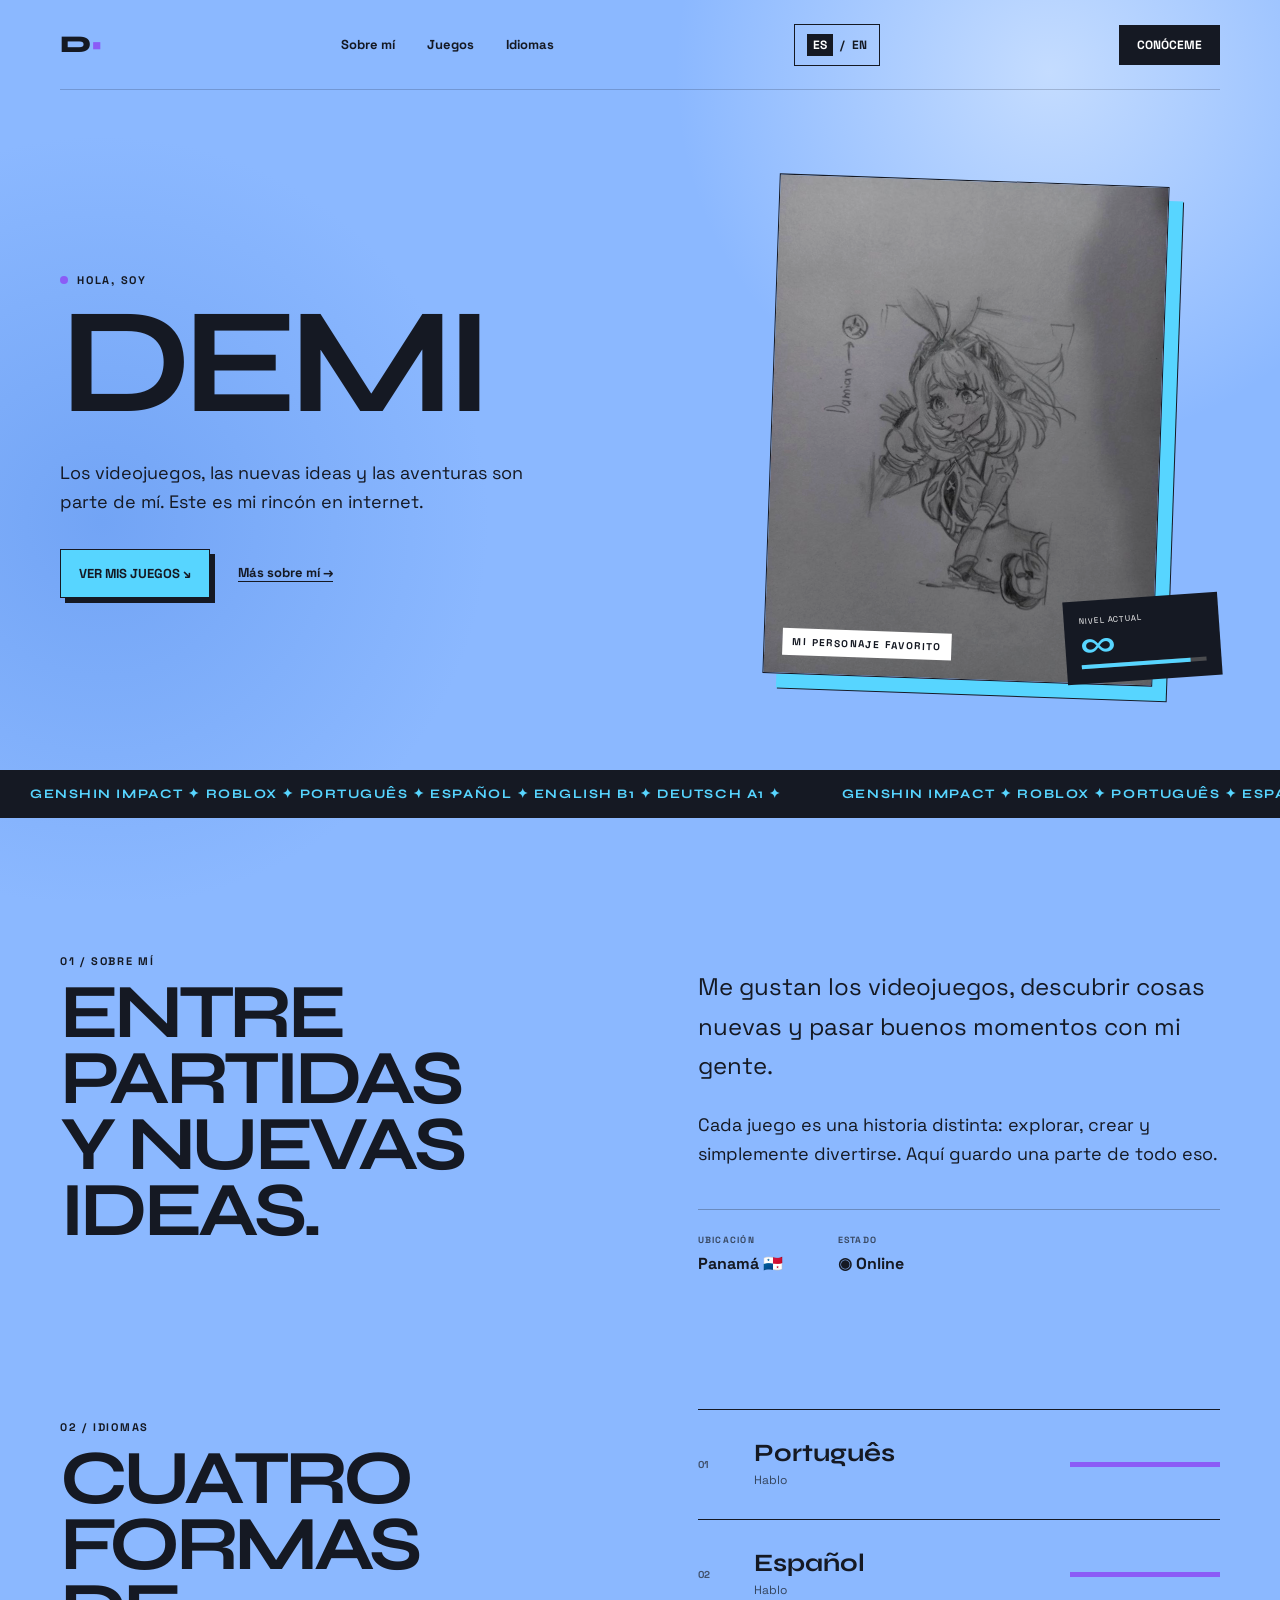
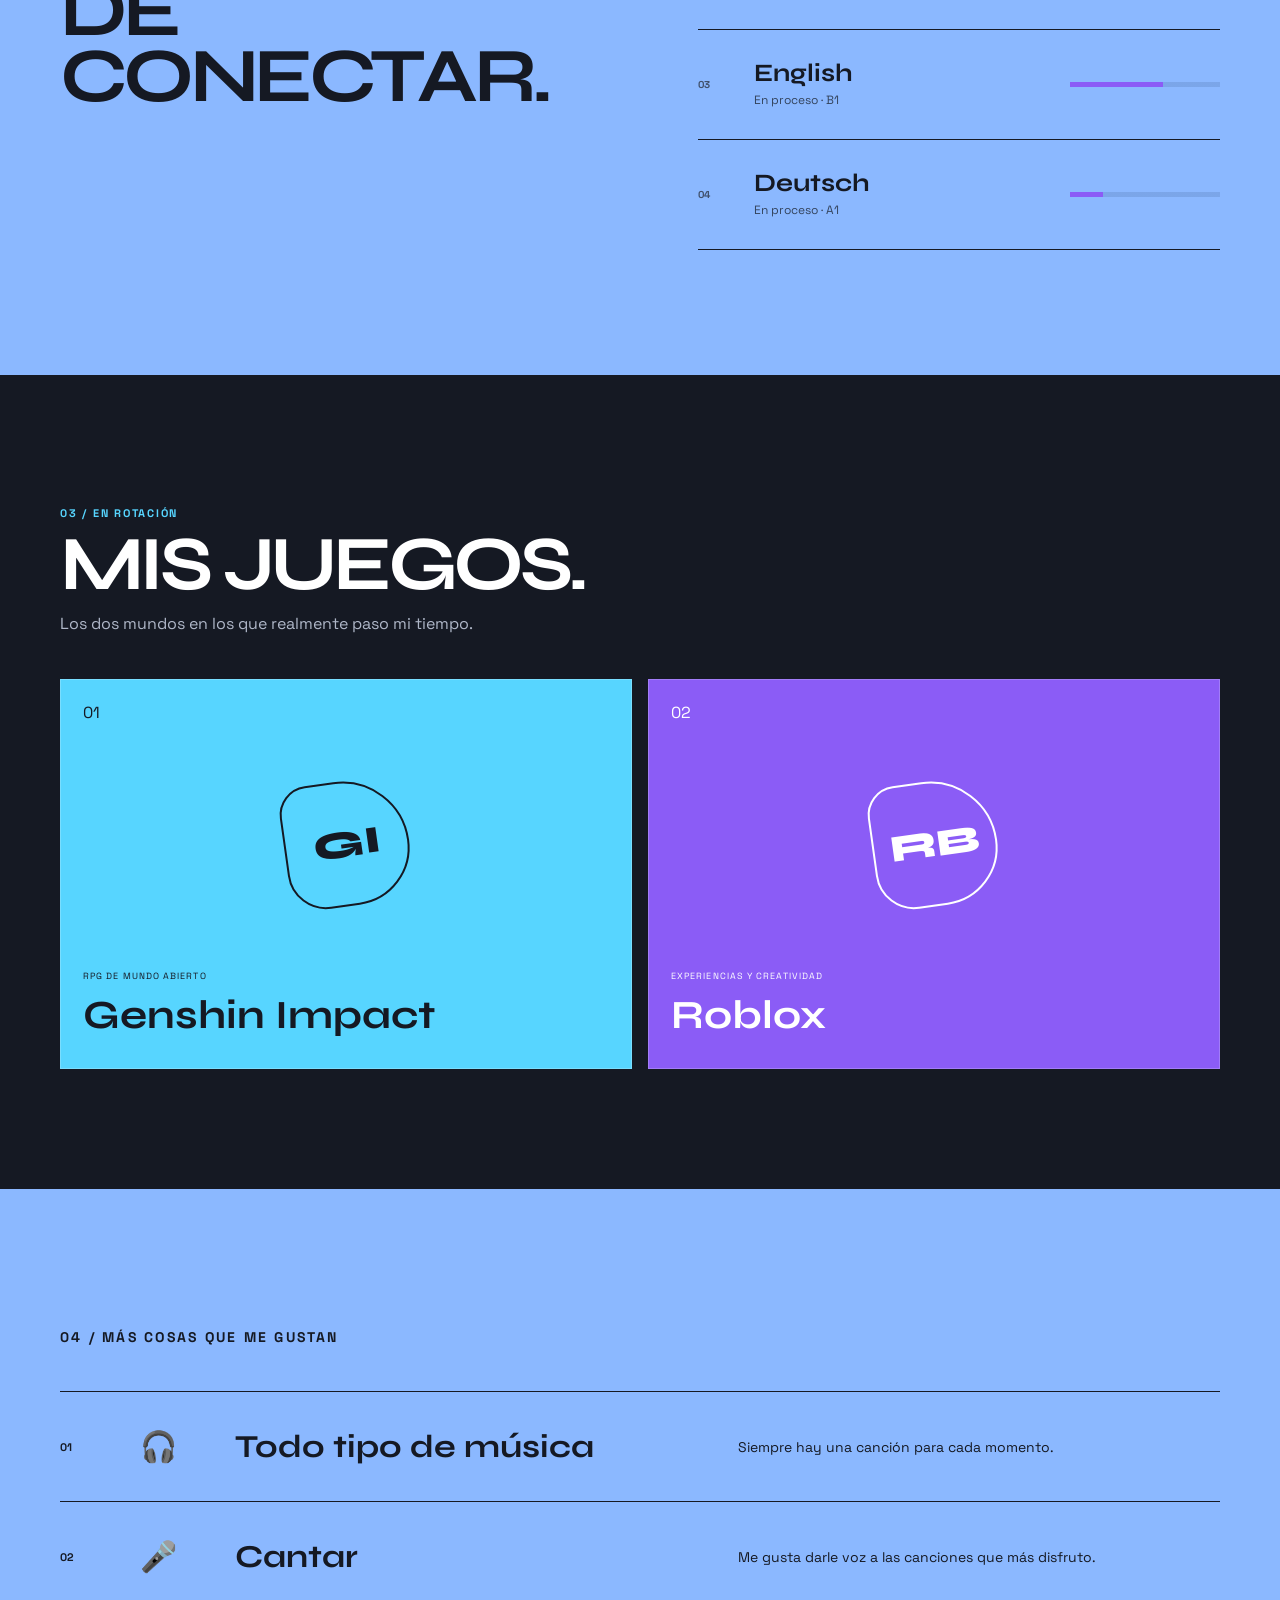
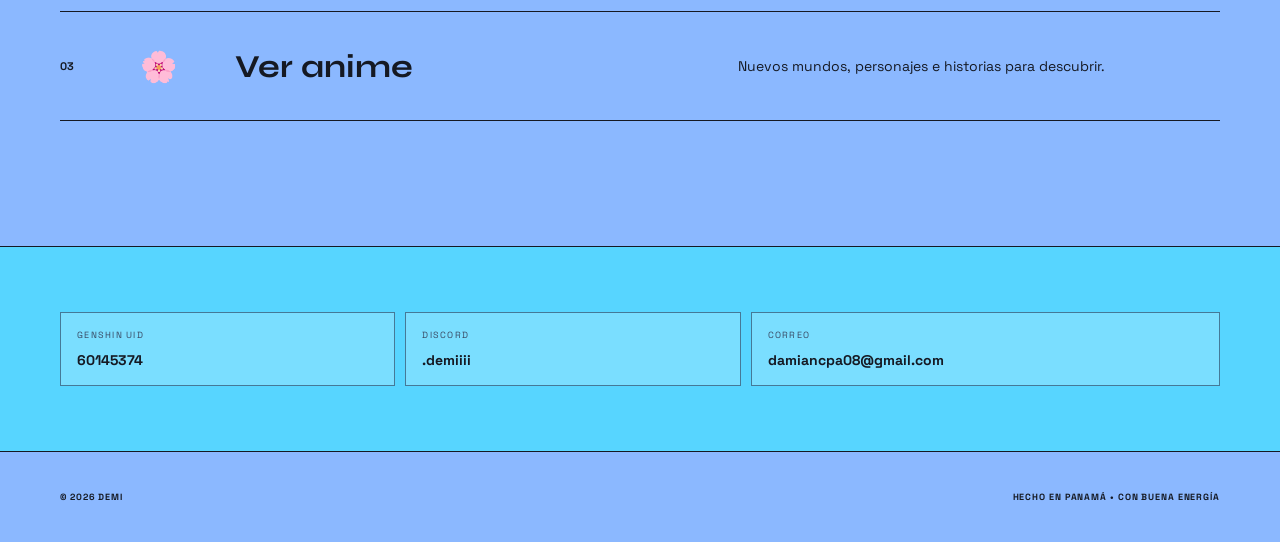
<file: index.html>
<!doctype html>
<html lang="es">
<head>
  <meta charset="utf-8">
  <meta name="viewport" content="width=device-width,initial-scale=1">
  <meta name="description" content="La biografía personal de Demi: juegos, idiomas, anime y música.">
  <title>Demi's Bio</title>
  <link rel="preconnect" href="https://fonts.googleapis.com">
  <link rel="preconnect" href="https://fonts.gstatic.com" crossorigin>
  <link href="https://fonts.googleapis.com/css2?family=Space+Grotesk:wght@400;600;700&family=Syne:wght@700;800&display=swap" rel="stylesheet">
  <link rel="stylesheet" href="style.css">
  <style>.language-switch{display:flex;align-items:center;gap:7px;padding:9px 12px;border:1px solid #151923;font-size:12px;font-weight:700}.language-switch strong{color:#fff;background:#151923;padding:3px 6px}.language-switch a:hover{text-decoration:underline}@media(max-width:760px){.language-switch{margin-left:auto;margin-right:10px}}</style>
</head>
<body>
  <nav class="nav shell">
    <a class="logo" href="#inicio">D<span>•</span></a>
    <div class="navlinks"><a href="#sobre-mi">Sobre mí</a><a href="#juegos">Juegos</a><a href="#idiomas">Idiomas</a></div>
    <div class="language-switch" aria-label="Cambiar idioma"><strong>ES</strong><span>/</span><a href="en.html">EN</a></div>
    <a class="navcta" href="#gustos">Conóceme</a>
  </nav>

  <main>
    <section class="hero shell" id="inicio">
      <div>
        <p class="eyebrow"><i></i> HOLA, SOY</p>
        <h1>DEMI</h1>
        <p class="intro">Los videojuegos, las nuevas ideas y las aventuras son parte de mí. Este es mi rincón en internet.</p>
        <div class="actions"><a class="button" href="#juegos">Ver mis juegos ↘</a><a class="under" href="#sobre-mi">Más sobre mí →</a></div>
      </div>
      <div class="art">
        <a class="portrait" href="demi-persona.jpg" target="_blank" rel="noreferrer" aria-label="Abrir la foto de mi personaje favorito"><img src="demi-persona.jpg" alt="Dibujo a lápiz elegido por Demi como su personaje"><span>MI PERSONAJE FAVORITO</span></a>
        <div class="level"><small>NIVEL ACTUAL</small><strong>∞</strong><div><i></i></div></div>
      </div>
    </section>

    <div class="ticker"><div><span>GENSHIN IMPACT ✦ ROBLOX ✦ PORTUGUÊS ✦ ESPAÑOL ✦ ENGLISH B1 ✦ DEUTSCH A1 ✦</span><span>GENSHIN IMPACT ✦ ROBLOX ✦ PORTUGUÊS ✦ ESPAÑOL ✦ ENGLISH B1 ✦ DEUTSCH A1 ✦</span></div></div>

    <section class="about shell" id="sobre-mi">
      <div><p class="tag">01 / SOBRE MÍ</p><h2>ENTRE PARTIDAS<br>Y NUEVAS IDEAS.</h2></div>
      <div class="copy">
        <p>Me gustan los videojuegos, descubrir cosas nuevas y pasar buenos momentos con mi gente.</p>
        <p>Cada juego es una historia distinta: explorar, crear y simplemente divertirse. Aquí guardo una parte de todo eso.</p>
        <div class="facts"><span><small>UBICACIÓN</small>Panamá 🇵🇦</span><span><small>ESTADO</small>◉ Online</span></div>
      </div>
    </section>

    <section class="languages shell" id="idiomas">
      <div><p class="tag">02 / IDIOMAS</p><h2>CUATRO FORMAS<br>DE CONECTAR.</h2></div>
      <div class="language-list">
        <article><b>01</b><div><h3>Português</h3><p>Hablo</p></div><i style="--level:100%"></i></article>
        <article><b>02</b><div><h3>Español</h3><p>Hablo</p></div><i style="--level:100%"></i></article>
        <article><b>03</b><div><h3>English</h3><p>En proceso · B1</p></div><i style="--level:62%"></i></article>
        <article><b>04</b><div><h3>Deutsch</h3><p>En proceso · A1</p></div><i style="--level:22%"></i></article>
      </div>
    </section>

    <section class="games" id="juegos">
      <div class="shell">
        <p class="tag light">03 / EN ROTACIÓN</p><h2>MIS JUEGOS.</h2>
        <p class="game-intro">Los dos mundos en los que realmente paso mi tiempo.</p>
        <div class="game-grid">
          <article class="game genshin"><span>01</span><b>GI</b><div><small>RPG DE MUNDO ABIERTO</small><h3>Genshin Impact</h3></div></article>
          <article class="game roblox"><span>02</span><b>RB</b><div><small>EXPERIENCIAS Y CREATIVIDAD</small><h3>Roblox</h3></div></article>
        </div>
      </div>
    </section>

    <section class="likes shell" id="gustos">
      <p class="tag">04 / MÁS COSAS QUE ME GUSTAN</p>
      <article><b>01</b><i>🎧</i><h3>Todo tipo de música</h3><p>Siempre hay una canción para cada momento.</p></article>
      <article><b>02</b><i>🎤</i><h3>Cantar</h3><p>Me gusta darle voz a las canciones que más disfruto.</p></article>
      <article><b>03</b><i>🌸</i><h3>Ver anime</h3><p>Nuevos mundos, personajes e historias para descubrir.</p></article>
    </section>

    <section class="closing"><div class="shell">
      <div class="contact">
        <a href="https://enka.network/u/60145374/" target="_blank" rel="noreferrer"><small>GENSHIN UID</small><strong>60145374</strong></a>
        <span><small>DISCORD</small><strong>.demiiii</strong></span>
        <a href="mailto:damiancpa08@gmail.com"><small>CORREO</small><strong>damiancpa08@gmail.com</strong></a>
      </div>
    </div></section>
  </main>
  <footer class="shell"><span>© 2026 DEMI</span><span>HECHO EN PANAMÁ • CON BUENA ENERGÍA</span></footer>
</body>
</html>
</file>
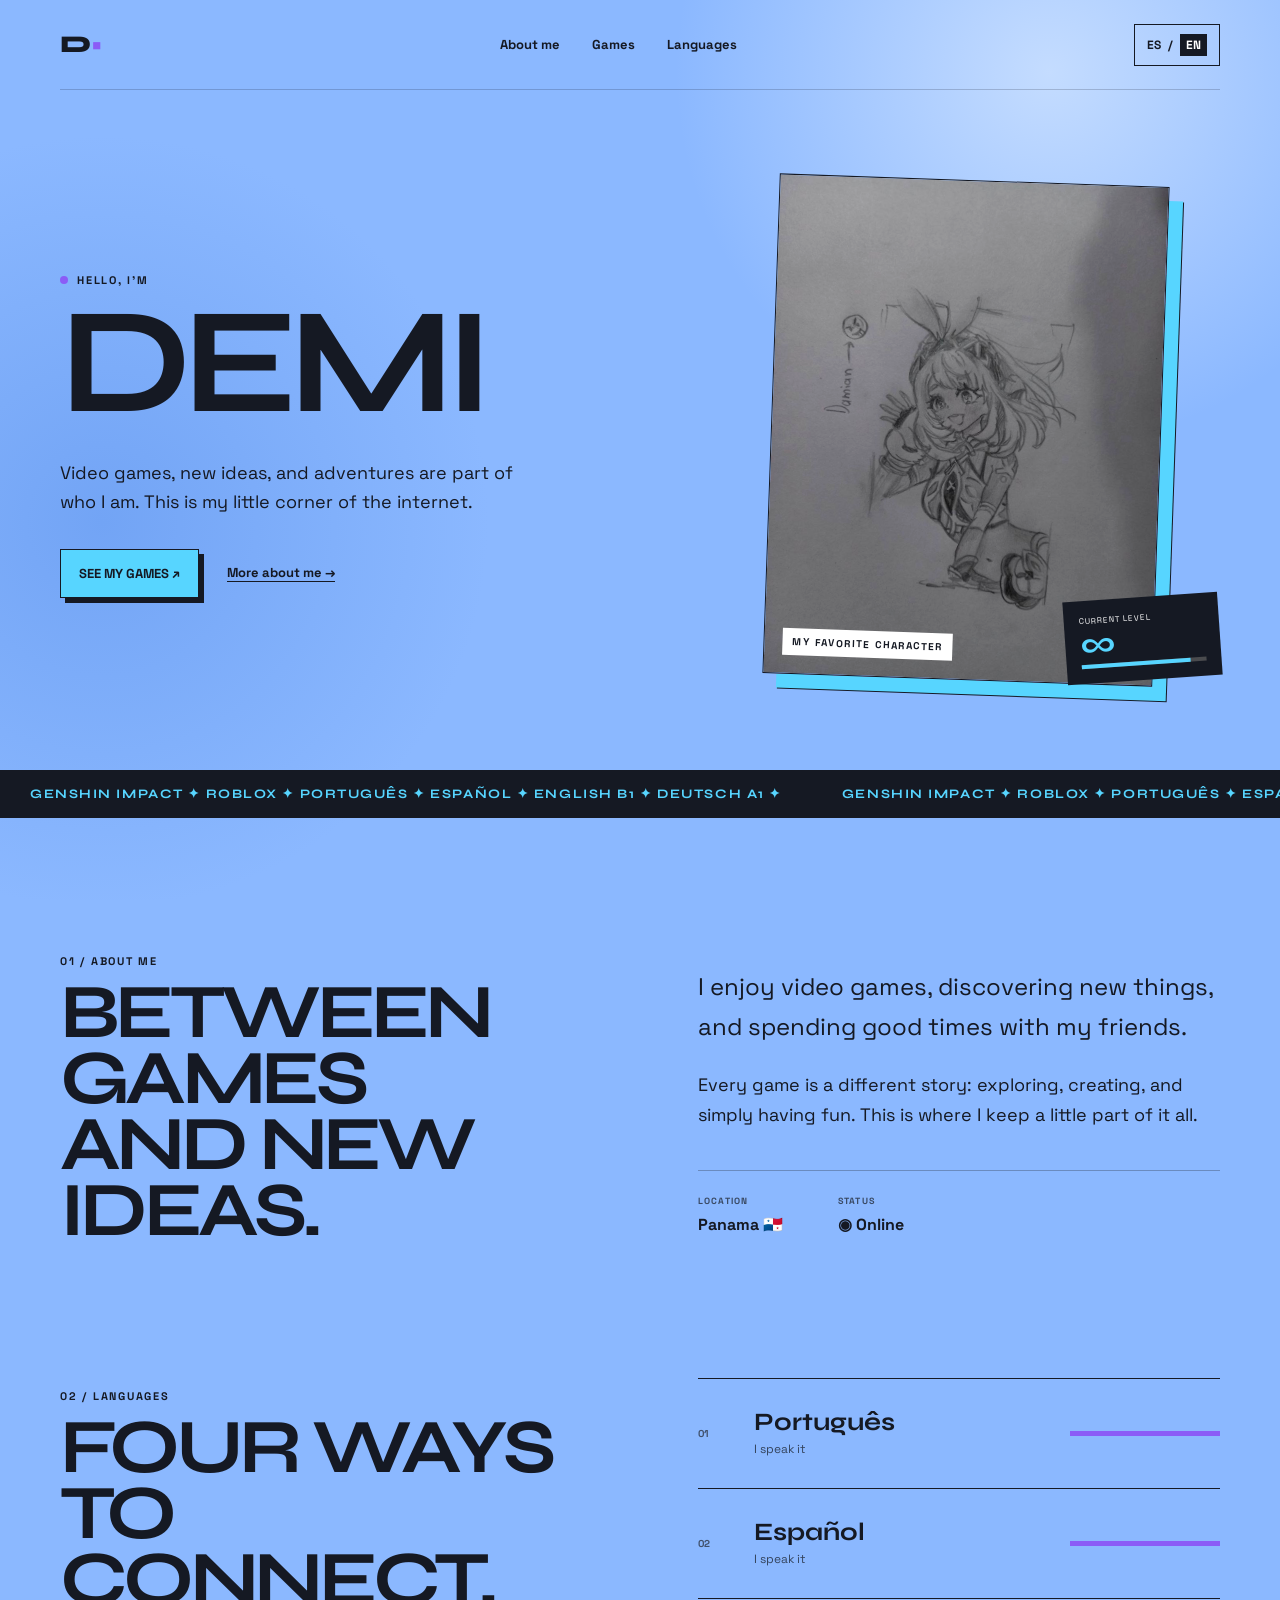
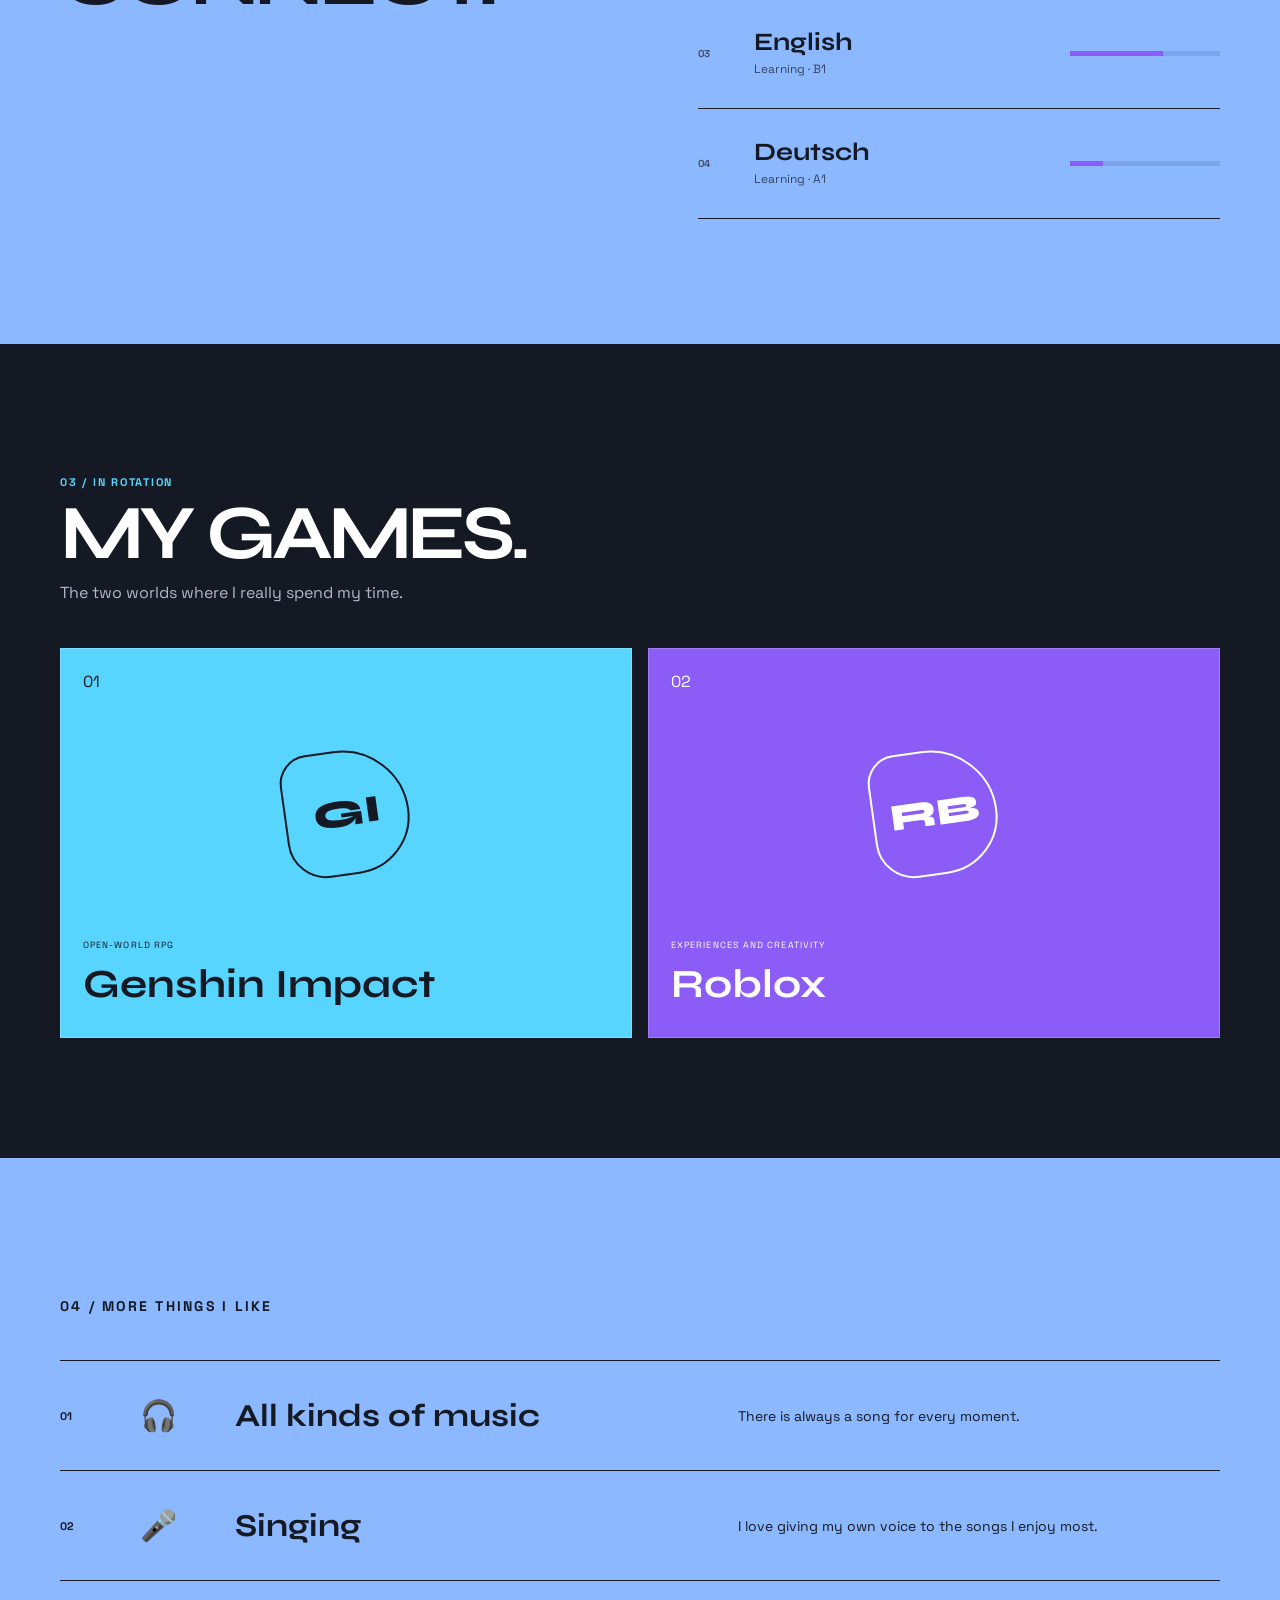
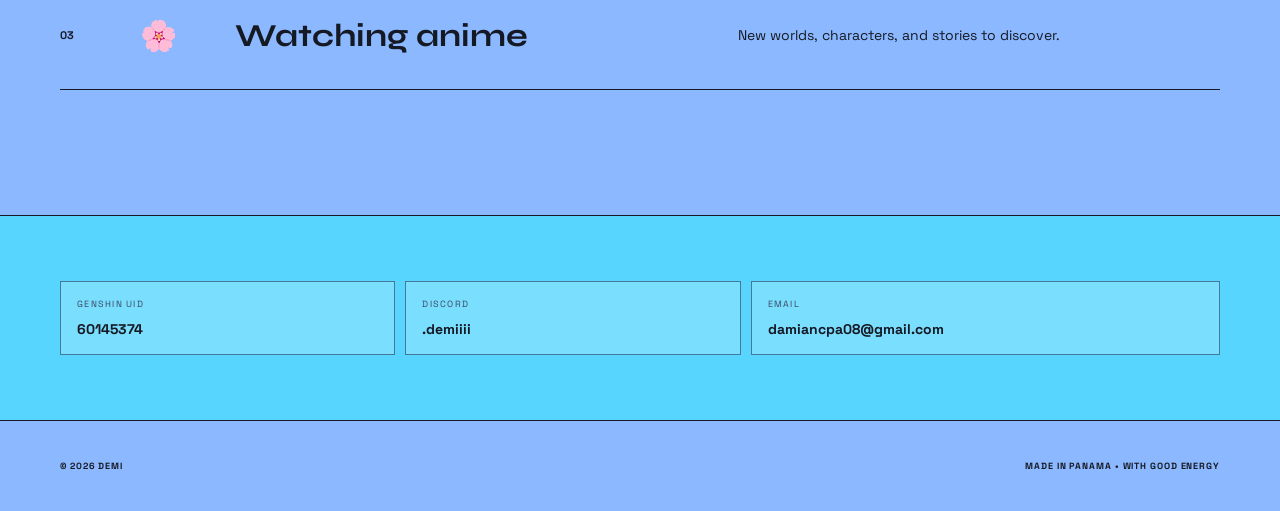
<file: en.html>
<!doctype html>
<html lang="en">
<head>
  <meta charset="utf-8">
  <meta name="viewport" content="width=device-width,initial-scale=1">
  <meta name="description" content="Demi's personal bio: games, languages, anime and music.">
  <title>Demi's Bio — English</title>
  <link rel="preconnect" href="https://fonts.googleapis.com">
  <link rel="preconnect" href="https://fonts.gstatic.com" crossorigin>
  <link href="https://fonts.googleapis.com/css2?family=Space+Grotesk:wght@400;600;700&family=Syne:wght@700;800&display=swap" rel="stylesheet">
  <link rel="stylesheet" href="style.css">
  <style>.language-switch{display:flex;align-items:center;gap:7px;padding:9px 12px;border:1px solid #151923;font-size:12px;font-weight:700}.language-switch strong{color:#fff;background:#151923;padding:3px 6px}.language-switch a:hover{text-decoration:underline}@media(max-width:760px){.language-switch{margin-left:auto;margin-right:10px}}</style>
</head>
<body>
  <nav class="nav shell">
    <a class="logo" href="#home">D<span>•</span></a>
    <div class="navlinks"><a href="#about">About me</a><a href="#games">Games</a><a href="#languages">Languages</a></div>
    <div class="language-switch" aria-label="Change language"><a href="index.html">ES</a><span>/</span><strong>EN</strong></div>
  </nav>

  <main>
    <section class="hero shell" id="home">
      <div>
        <p class="eyebrow"><i></i> HELLO, I'M</p>
        <h1>DEMI</h1>
        <p class="intro">Video games, new ideas, and adventures are part of who I am. This is my little corner of the internet.</p>
        <div class="actions"><a class="button" href="#games">See my games ↗</a><a class="under" href="#about">More about me →</a></div>
      </div>
      <div class="art">
        <a class="portrait" href="demi-persona.jpg" target="_blank" rel="noreferrer" aria-label="Open the picture of my favorite character"><img src="demi-persona.jpg" alt="Pencil drawing chosen by Demi as a favorite character"><span>MY FAVORITE CHARACTER</span></a>
        <div class="level"><small>CURRENT LEVEL</small><strong>∞</strong><div><i></i></div></div>
      </div>
    </section>

    <div class="ticker"><div><span>GENSHIN IMPACT ✦ ROBLOX ✦ PORTUGUÊS ✦ ESPAÑOL ✦ ENGLISH B1 ✦ DEUTSCH A1 ✦</span><span>GENSHIN IMPACT ✦ ROBLOX ✦ PORTUGUÊS ✦ ESPAÑOL ✦ ENGLISH B1 ✦ DEUTSCH A1 ✦</span></div></div>

    <section class="about shell" id="about">
      <div><p class="tag">01 / ABOUT ME</p><h2>BETWEEN GAMES<br>AND NEW IDEAS.</h2></div>
      <div class="copy">
        <p>I enjoy video games, discovering new things, and spending good times with my friends.</p>
        <p>Every game is a different story: exploring, creating, and simply having fun. This is where I keep a little part of it all.</p>
        <div class="facts"><span><small>LOCATION</small>Panama 🇵🇦</span><span><small>STATUS</small>◉ Online</span></div>
      </div>
    </section>

    <section class="languages shell" id="languages">
      <div><p class="tag">02 / LANGUAGES</p><h2>FOUR WAYS<br>TO CONNECT.</h2></div>
      <div class="language-list">
        <article><b>01</b><div><h3>Português</h3><p>I speak it</p></div><i style="--level:100%"></i></article>
        <article><b>02</b><div><h3>Español</h3><p>I speak it</p></div><i style="--level:100%"></i></article>
        <article><b>03</b><div><h3>English</h3><p>Learning · B1</p></div><i style="--level:62%"></i></article>
        <article><b>04</b><div><h3>Deutsch</h3><p>Learning · A1</p></div><i style="--level:22%"></i></article>
      </div>
    </section>

    <section class="games" id="games">
      <div class="shell">
        <p class="tag light">03 / IN ROTATION</p><h2>MY GAMES.</h2>
        <p class="game-intro">The two worlds where I really spend my time.</p>
        <div class="game-grid">
          <article class="game genshin"><span>01</span><b>GI</b><div><small>OPEN-WORLD RPG</small><h3>Genshin Impact</h3></div></article>
          <article class="game roblox"><span>02</span><b>RB</b><div><small>EXPERIENCES AND CREATIVITY</small><h3>Roblox</h3></div></article>
        </div>
      </div>
    </section>

    <section class="likes shell" id="likes">
      <p class="tag">04 / MORE THINGS I LIKE</p>
      <article><b>01</b><i>🎧</i><h3>All kinds of music</h3><p>There is always a song for every moment.</p></article>
      <article><b>02</b><i>🎤</i><h3>Singing</h3><p>I love giving my own voice to the songs I enjoy most.</p></article>
      <article><b>03</b><i>🌸</i><h3>Watching anime</h3><p>New worlds, characters, and stories to discover.</p></article>
    </section>

    <section class="closing"><div class="shell">
      <div class="contact">
        <a href="https://enka.network/u/60145374/" target="_blank" rel="noreferrer"><small>GENSHIN UID</small><strong>60145374</strong></a>
        <span><small>DISCORD</small><strong>.demiiii</strong></span>
        <a href="mailto:damiancpa08@gmail.com"><small>EMAIL</small><strong>damiancpa08@gmail.com</strong></a>
      </div>
    </div></section>
  </main>
  <footer class="shell"><span>© 2026 DEMI</span><span>MADE IN PANAMA • WITH GOOD ENERGY</span></footer>
</body>
</html>
</file>
<file: style.css>
:root{--ink:#151923;--blue:#8bb8ff;--sky:#57d5ff;--purple:#8b5cf6}*{box-sizing:border-box}html{scroll-behavior:smooth}body{margin:0;color:var(--ink);font-family:"Space Grotesk",sans-serif;background:radial-gradient(circle at 82% 8%,#c4dcff 0,transparent 28%),radial-gradient(circle at 8% 58%,#72a4f5 0,transparent 30%),var(--blue);background-attachment:fixed}a{color:inherit;text-decoration:none}.shell{width:min(1160px,calc(100% - 48px));margin:auto}.nav{height:90px;display:flex;align-items:center;justify-content:space-between;border-bottom:1px solid #10172833}.logo{font:800 24px Syne}.logo span{color:var(--purple)}.navlinks{display:flex;gap:32px;font-size:13px;font-weight:700}.navcta{padding:12px 18px;background:var(--ink);color:white;font-size:12px;font-weight:700;text-transform:uppercase}.hero{min-height:680px;display:grid;grid-template-columns:1.05fr .95fr;align-items:center;gap:7vw;padding-block:70px}.eyebrow,.tag{font-size:11px;font-weight:800;letter-spacing:.16em}.eyebrow{display:flex;align-items:center;gap:9px}.eyebrow i{width:8px;height:8px;border-radius:50%;background:var(--purple)}h1,h2{font-family:Syne,sans-serif;line-height:.86;letter-spacing:-.06em;margin:0}h1{font-size:clamp(82px,12vw,150px)}h2{font-size:clamp(50px,6vw,80px)}.intro{max-width:480px;font-size:18px;line-height:1.6;margin:32px 0}.actions{display:flex;align-items:center;gap:28px}.button{background:var(--sky);padding:15px 18px;border:1px solid var(--ink);box-shadow:5px 5px var(--ink);font-size:13px;font-weight:800;text-transform:uppercase}.under{font-size:13px;font-weight:700;border-bottom:1px solid}.art{min-height:520px;display:grid;place-items:center;position:relative}.portrait{width:min(390px,75vw);aspect-ratio:.78;border:1px solid var(--ink);box-shadow:14px 14px var(--sky),15px 15px var(--ink);transform:rotate(2deg);position:relative;overflow:hidden}.portrait img{width:100%;height:100%;object-fit:cover;display:block;filter:contrast(1.08)}.portrait span{position:absolute;bottom:18px;left:18px;background:white;padding:7px 10px;font-size:10px;font-weight:900;letter-spacing:.14em}.level{position:absolute;right:0;bottom:10px;background:var(--ink);color:white;padding:15px;width:155px;transform:rotate(-4deg)}.level small{display:block;font-size:8px;letter-spacing:.12em}.level strong{font:700 32px Syne;color:var(--sky)}.level div{height:4px;background:#4a4b4e}.level i{display:block;width:87%;height:100%;background:var(--sky)}.ticker{overflow:hidden;background:var(--ink);color:white;border-block:1px solid var(--ink)}.ticker div{display:flex;width:max-content;white-space:nowrap;font:700 13px Syne;letter-spacing:.12em;color:var(--sky);animation:ticker 22s linear infinite}.ticker span{padding:15px 30px}.about,.languages{padding-block:125px;display:grid;grid-template-columns:1fr 1fr;gap:9vw}.copy>p{font-size:18px;line-height:1.65}.copy>p:first-child{font-size:24px}.facts{display:flex;gap:55px;border-top:1px solid #1114;padding-top:24px;margin-top:40px;font-weight:700}.facts small,.contact small{display:block;font-size:9px;letter-spacing:.14em;color:#394963;margin-bottom:7px}.contact{display:grid;grid-template-columns:1fr 1fr 1.4fr;gap:10px;margin-top:0}.contact>*{padding:16px;border:1px solid #17233d88;background:#ffffff35;overflow-wrap:anywhere;display:flex;flex-direction:column;gap:3px}.contact>a:last-child{grid-column:auto}.contact strong{font-size:14px;color:var(--ink)}.languages{padding-top:10px}.language-list{border-top:1px solid}.language-list article{min-height:110px;display:grid;grid-template-columns:40px 1fr 150px;gap:16px;align-items:center;border-bottom:1px solid}.language-list b{font-size:10px;color:#40506b}.language-list h3{font:700 25px Syne;margin:0}.language-list p{font-size:12px;margin:4px 0;color:#34445d}.language-list i{height:5px;background:linear-gradient(90deg,var(--purple) var(--level),#638ac766 var(--level));display:block}.games{background:var(--ink);color:white;padding-block:120px}.light{color:var(--sky)}.game-intro{color:#afb7c8}.game-grid{display:grid;grid-template-columns:1fr 1fr;gap:16px;margin-top:45px}.game{min-height:390px;padding:22px;display:flex;flex-direction:column;justify-content:space-between;border:1px solid #fff3}.game>b{align-self:center;width:125px;height:125px;display:grid;place-items:center;border:2px solid;border-radius:30% 70% 60% 40%;font:800 38px Syne;transform:rotate(-8deg)}.game small{font-size:9px;letter-spacing:.12em}.game h3{font:700 clamp(27px,4vw,40px) Syne;margin:7px 0}.genshin{background:var(--sky);color:var(--ink)}.roblox{background:var(--purple)}.likes{padding-block:125px}.likes>.tag{margin-bottom:45px}.likes article{min-height:110px;display:grid;grid-template-columns:60px 75px 1fr 1fr;gap:20px;align-items:center;border-top:1px solid}.likes article:last-child{border-bottom:1px solid}.likes article>b{font-size:11px}.likes article>i{font-style:normal;font-size:30px}.likes h3{font:700 clamp(22px,3vw,32px) Syne;margin:0}.likes p{font-size:14px}.closing{background:var(--sky);padding-block:65px;border-block:1px solid}.closing p{font-size:11px;font-weight:800;letter-spacing:.15em}.closing span{color:var(--ink)}.closing h2 span{color:var(--purple)}footer{min-height:90px;display:flex;align-items:center;justify-content:space-between;font-size:9px;font-weight:700;letter-spacing:.1em}@keyframes ticker{to{transform:translateX(-50%)}}@media(max-width:760px){.shell{width:calc(100% - 28px)}.nav{height:70px}.navlinks{display:none}.hero{grid-template-columns:1fr;padding-block:55px}.art{min-height:470px}.about,.languages{grid-template-columns:1fr;padding-block:90px}.language-list article{grid-template-columns:35px 1fr 95px}.game-grid{grid-template-columns:1fr}.likes article{grid-template-columns:35px 40px 1fr;padding-block:20px;gap:10px}.likes article p{grid-column:3;margin:0}.contact{grid-template-columns:1fr}footer{flex-direction:column;align-items:flex-start;justify-content:center;gap:8px}}@media(prefers-reduced-motion:reduce){.ticker div{animation:none}}
</file>
